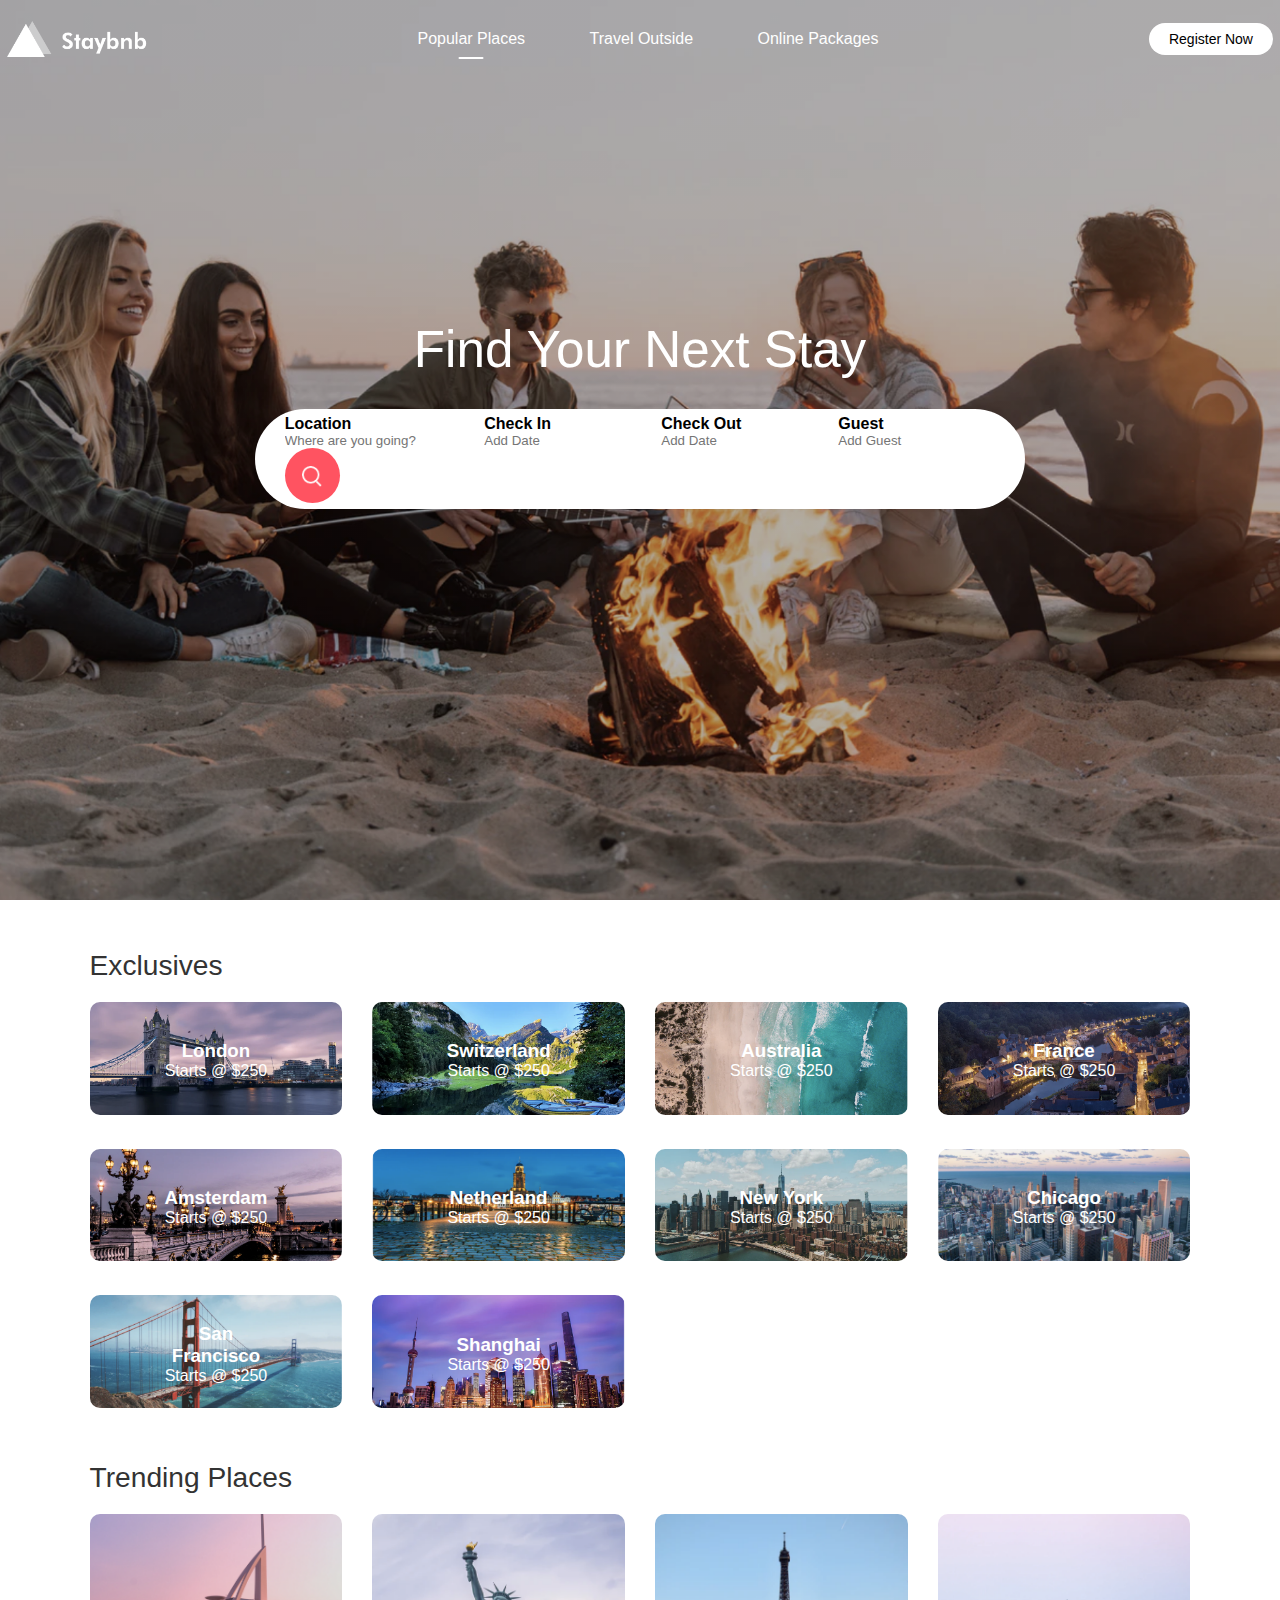
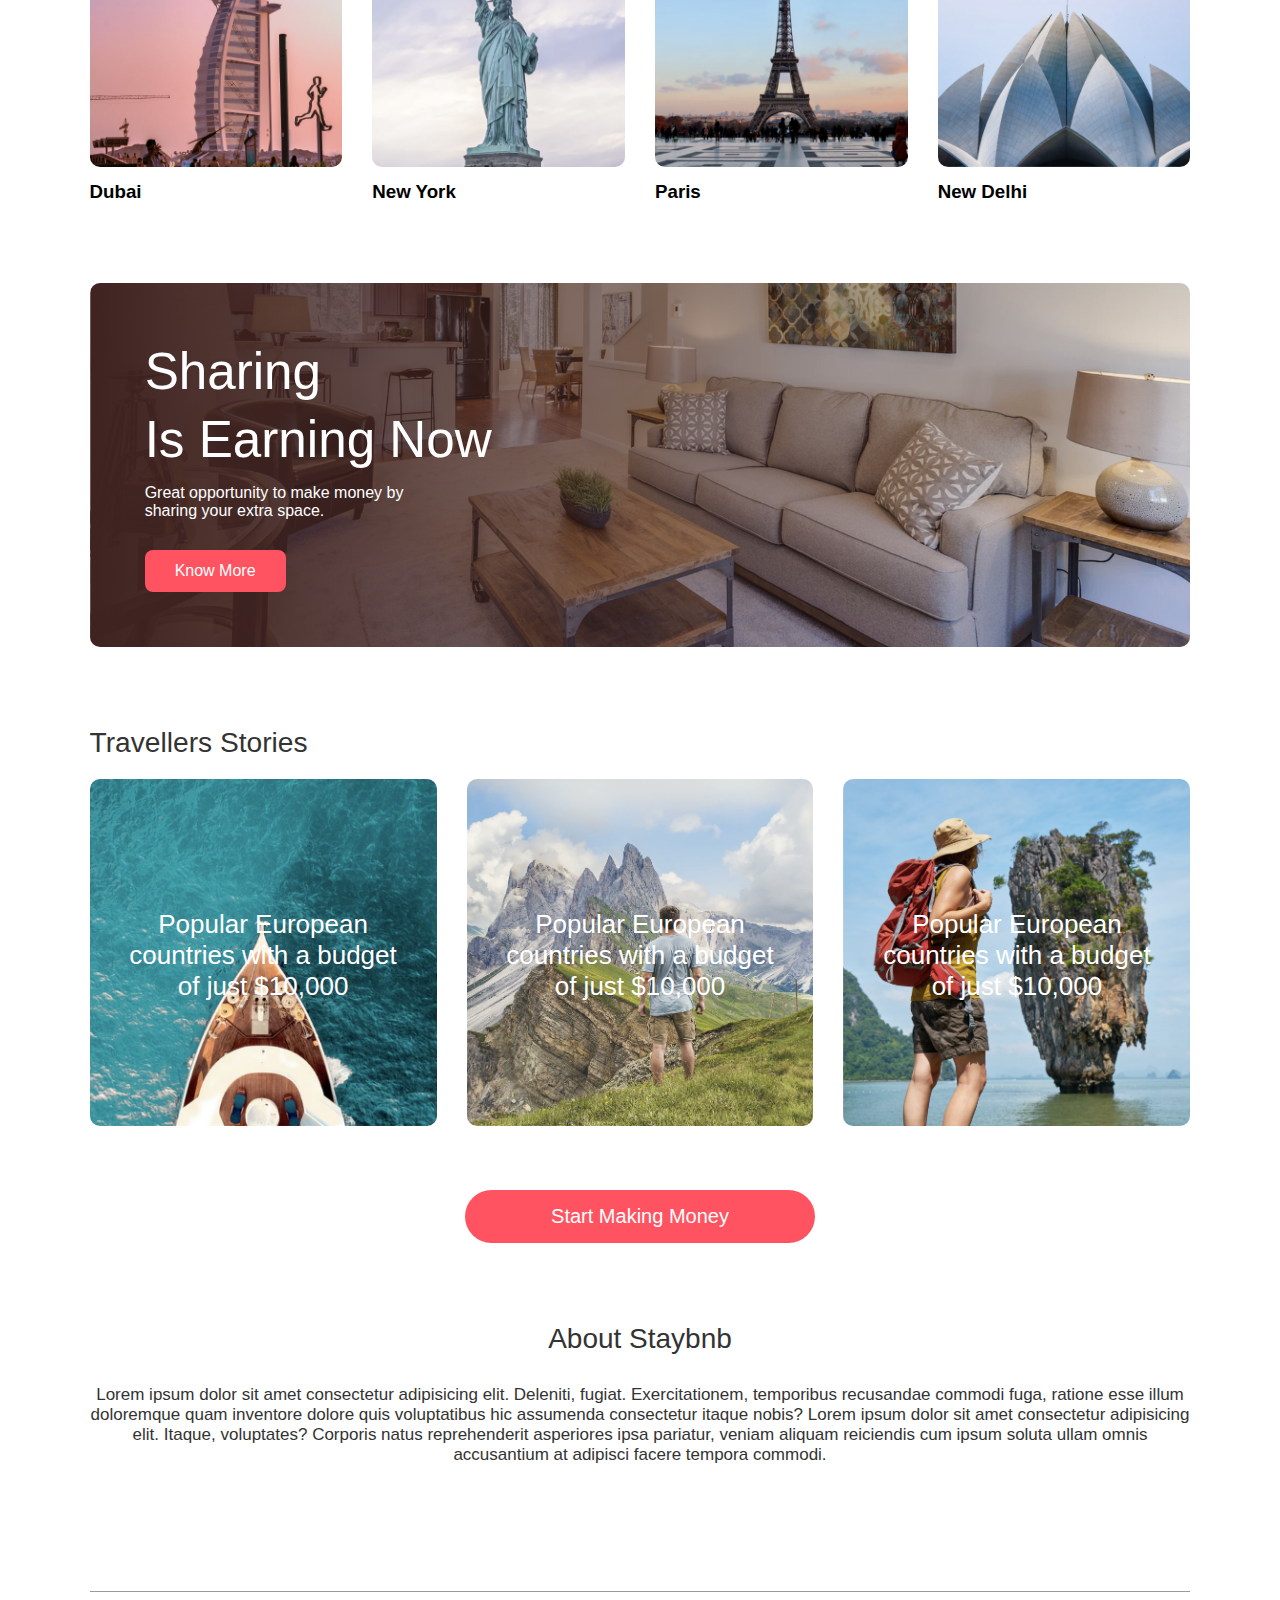
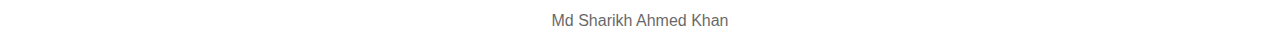
<file: index.html>
<!DOCTYPE html>
<html lang="en">
  <head>
    <meta charset="UTF-8" />
    <meta name="viewport" content="width=device-width, initial-scale=1.0" />
    <title>AirBNB</title>
    <link rel="stylesheet" href="styles.css" />
    <link
      rel="stylesheet"
      href="https://cdnjs.cloudflare.com/ajax/libs/font-awesome/6.4.0/css/all.min.css"
      integrity="sha512-iecdLmaskl7CVkqkXNQ/ZH/XLlvWZOJyj7Yy7tcenmpD1ypASozpmT/E0iPtmFIB46ZmdtAc9eNBvH0H/ZpiBw=="
      crossorigin="anonymous"
      referrerpolicy="no-referrer"
    />
  </head>
  <body>
    <div class="header">
      <nav id="navBar">
        <img src="images/logo.png" class="logo" />
        <ul class="nav-links">
          <li><a href="index.html" class="active">Popular Places</a></li>
          <li><a href="listing.html">Travel Outside</a></li>
          <li><a href="house.html">Online Packages</a></li>
        </ul>
        <a href="#" class="register-btn">Register Now</a>
        <i class="fa-solid fa-bars" onclick="Togglebtn()"></i>
      </nav>
      <div class="container">
        <h1>Find Your Next Stay</h1>
        <div class="search-box">
          <form>
            <div class="location-input">
              <label>Location</label>
              <input type="text" placeholder="Where are you going?" />
            </div>
            <div>
              <label>Check In</label>
              <input type="text" placeholder="Add Date" />
            </div>
            <div>
              <label>Check Out</label>
              <input type="text" placeholder="Add Date" />
            </div>
            <div>
              <label>Guest</label>
              <input type="text" placeholder="Add Guest" />
            </div>
            <button type="submit"><img src="images/search.png" /></button>
          </form>
        </div>
      </div>
    </div>
    <div class="container">
      <h2 class="sub-title">Exclusives</h2>
      <div class="exclusives">
        <div>
          <img src="images/image-1.png" />
          <span>
            <h3>London</h3>
            <p>Starts @ $250</p>
          </span>
        </div>
        <div>
          <img src="images/image-2.png" />
          <span>
            <h3>Switzerland</h3>
            <p>Starts @ $250</p>
          </span>
        </div>
        <div>
          <img src="images/image-3.png" />
          <span>
            <h3>Australia</h3>
            <p>Starts @ $250</p>
          </span>
        </div>
        <div>
          <img src="images/image-4.png" />
          <span>
            <h3>France</h3>
            <p>Starts @ $250</p>
          </span>
        </div>
        <div>
          <img src="images/image-5.png" />
          <span>
            <h3>Amsterdam</h3>
            <p>Starts @ $250</p>
          </span>
        </div>
        <div>
          <img src="images/image-6.png" />
          <span>
            <h3>Netherland</h3>
            <p>Starts @ $250</p>
          </span>
        </div>
        <div>
          <img src="images/image-7.png" />
          <span>
            <h3>New York</h3>
            <p>Starts @ $250</p>
          </span>
        </div>
        <div>
          <img src="images/image-8.png" />
          <span>
            <h3>Chicago</h3>
            <p>Starts @ $250</p>
          </span>
        </div>
        <div>
          <img src="images/image-9.png" />
          <span>
            <h3>San Francisco</h3>
            <p>Starts @ $250</p>
          </span>
        </div>
        <div>
          <img src="images/image-10.png" />
          <span>
            <h3>Shanghai</h3>
            <p>Starts @ $250</p>
          </span>
        </div>
      </div>

      <h2 class="sub-title">Trending Places</h2>
      <div class="trending">
        <div>
          <img src="images/dubai.png" />
          <h3>Dubai</h3>
        </div>
        <div>
          <img src="images/new-york.png" />
          <h3>New York</h3>
        </div>
        <div>
          <img src="images/paris.png" />
          <h3>Paris</h3>
        </div>
        <div>
          <img src="images/new-delhi.png" />
          <h3>New Delhi</h3>
        </div>
      </div>
      <div class="cta">
        <h3>
          Sharing <br />
          Is Earning Now
        </h3>
        <p>
          Great opportunity to make money by <br />
          sharing your extra space.
        </p>
        <a href="#" class="cta-btn">Know More</a>
      </div>
      <h2 class="sub-title">Travellers Stories</h2>
      <div class="stories">
        <div>
          <img src="images/story-1.png" />
          <p>Popular European countries with a budget of just $10,000</p>
        </div>
        <div>
          <img src="images/story-2.png" />
          <p>Popular European countries with a budget of just $10,000</p>
        </div>
        <div>
          <img src="images/story-3.png" />
          <p>Popular European countries with a budget of just $10,000</p>
        </div>
      </div>
      <a href="#" class="start-btn">Start Making Money</a>
      <div class="about-msg">
        <h2>About Staybnb</h2>
        <p>
          Lorem ipsum dolor sit amet consectetur adipisicing elit. Deleniti,
          fugiat. Exercitationem, temporibus recusandae commodi fuga, ratione
          esse illum doloremque quam inventore dolore quis voluptatibus hic
          assumenda consectetur itaque nobis? Lorem ipsum dolor sit amet
          consectetur adipisicing elit. Itaque, voluptates? Corporis natus
          reprehenderit asperiores ipsa pariatur, veniam aliquam reiciendis cum
          ipsum soluta ullam omnis accusantium at adipisci facere tempora
          commodi.
        </p>
      </div>

      <div class="footer">
        <a href="https://facebook.com/"
          ><i class="fa-brands fa-facebook-f"></i
        ></a>
        <a href="https://instagram.com/"
          ><i class="fa-brands fa-instagram"></i
        ></a>
        <a href="https://linkedin.com/"
          ><i class="fa-brands fa-linkedin"></i
        ></a>
        <a href="https://twitter.com/"><i class="fa-brands fa-twitter"></i></a>
        <a href="https://youtube.com/"><i class="fa-brands fa-youtube"></i></a>
        <a href="https://gmail/mdsharikhkhan12@gmail.com"
          ><i class="fa-solid fa-envelopes-bulk"></i
        ></a>
        <hr />
        <p class="light">Md Sharikh Ahmed Khan</p>
      </div>
    </div>
    <script src="main.js"></script>
  </body>
</html>
</file>
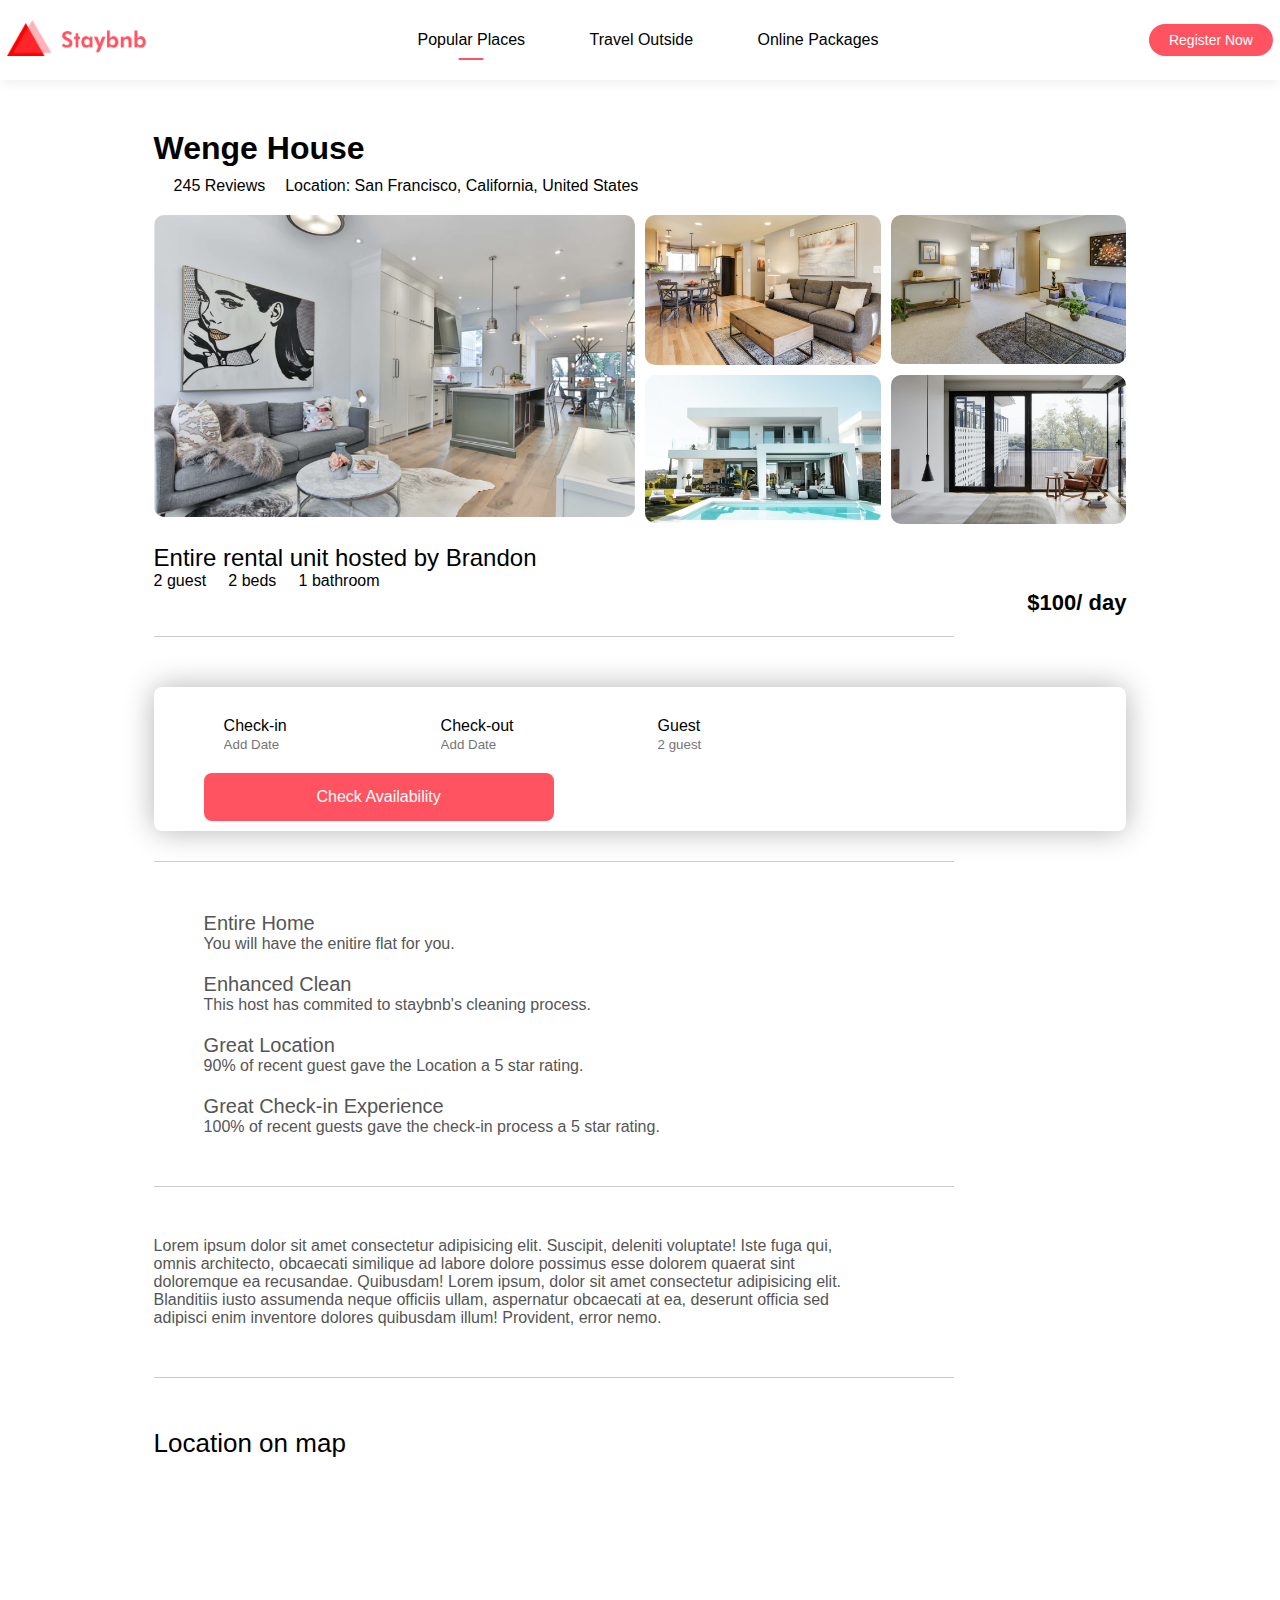
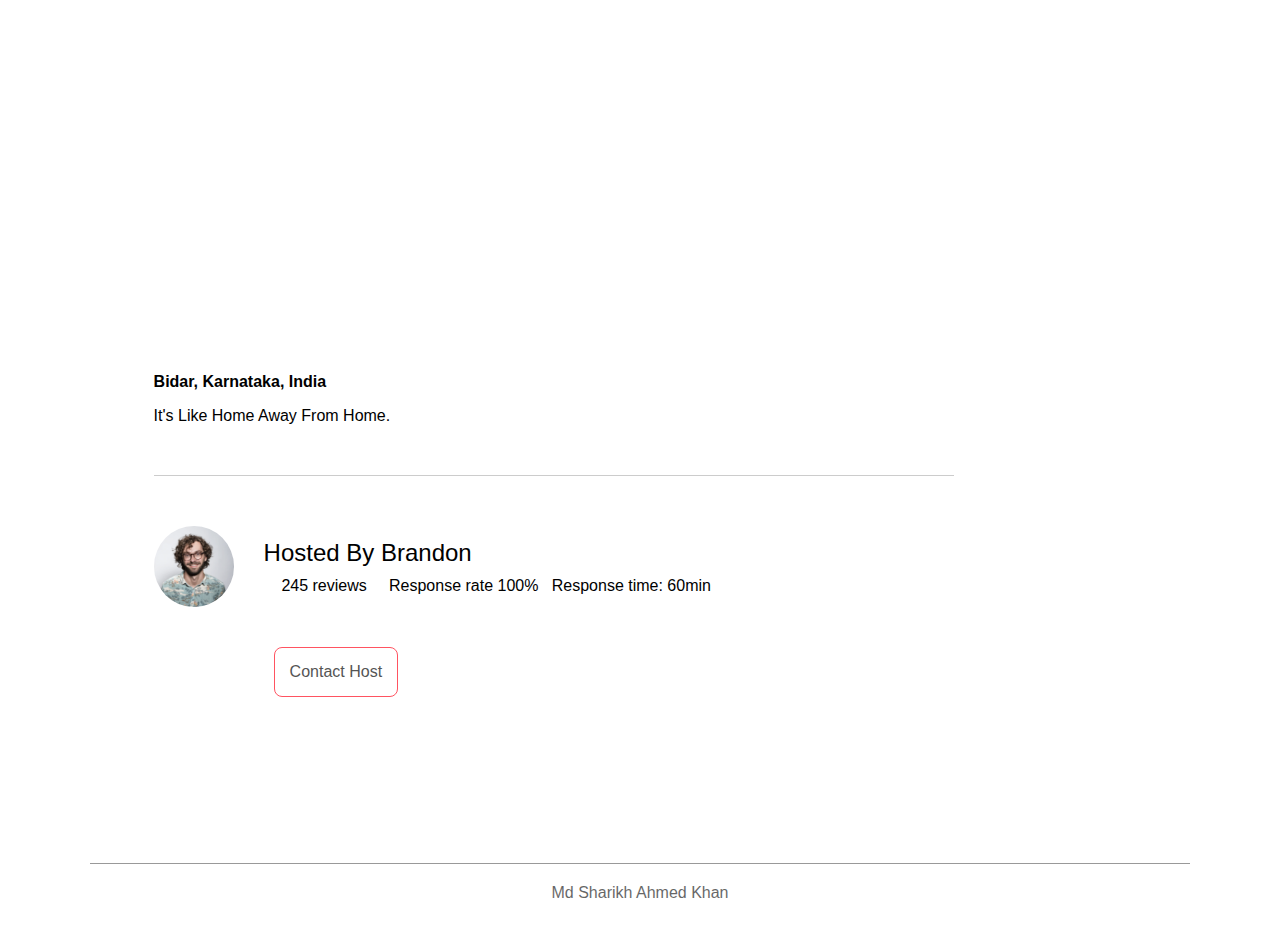
<file: house.html>
<!DOCTYPE html>
<html lang="en">
  <head>
    <meta charset="UTF-d" />
    <meta name="viewport" content="width=device-width, initial-scale=1.0" />
    <title>Housing</title>
    <link rel="stylesheet" href="styles.css" />
    <link
      rel="stylesheet"
      href="https://cdnjs.cloudflare.com/ajax/libs/font-awesome/6.4.0/css/all.min.css"
      integrity="sha512-iecdLmaskl7CVkqkXNQ/ZH/XLlvWZOJyj7Yy7tcenmpD1ypASozpmT/E0iPtmFIB46ZmdtAc9eNBvH0H/ZpiBw=="
      crossorigin="anonymous"
      referrerpolicy="no-referrer"
    />
  </head>
  <body>
    <nav id="navBar" class="navbar-white">
      <a href="index.html"><img src="images/logo-red.png" class="logo" /> </a>

      <ul class="nav-links">
        <li><a href="index.html" class="active">Popular Places</a></li>
        <li><a href="listing.html">Travel Outside</a></li>
        <li><a href="house.html">Online Packages</a></li>
      </ul>
      <a href="#" class="register-btn">Register Now</a>
      <i class="fa-solid fa-bars" onclick="Togglebtn()"></i>
    </nav>
    <div class="house-details">
      <div class="house-title">
        <h1>Wenge House</h1>
        <div class="row">
          <div>
            <i class="fa-solid fa-star"></i>
            <i class="fa-solid fa-star"></i>
            <i class="fa-solid fa-star"></i>
            <i class="fa-solid fa-star-half-stroke"></i>
            <i class="fa-regular fa-star"></i>
            <span>245 Reviews</span>
          </div>
          <div>
            <p>Location: San Francisco, California, United States</p>
          </div>
        </div>
      </div>
      <div class="gallery">
        <div class="gallery-img-1"><img src="images/house-1.png" /></div>
        <div><img src="images/house-2.png" /></div>
        <div><img src="images/house-3.png" /></div>
        <div><img src="images/house-4.png" /></div>
        <div><img src="images/house-5.png" /></div>
      </div>
      <div class="small-details">
        <h2>Entire rental unit hosted by Brandon</h2>
        <p>2 guest &nbsp; &nbsp; 2 beds &nbsp; &nbsp; 1 bathroom</p>
        <h4>$100/ day</h4>
      </div>
      <hr class="line" />
      <form class="check-form">
        <div>
          <label>Check-in</label>
          <input type="text" placeholder="Add Date" />
        </div>
        <div>
          <label>Check-out</label>
          <input type="text" placeholder="Add Date" />
        </div>
        <div class="guest-field">
          <label>Guest</label>
          <input type="text" placeholder="2 guest" />
        </div>
        <button type="submit">Check Availability</button>
      </form>
      <hr class="line" />
      <ul class="details-list">
        <li>
          <i class="fa-solid fa-house"></i>Entire Home
          <span>You will have the enitire flat for you.</span>
        </li>
        <li>
          <i class="fa-solid fa-paintbrush"></i>Enhanced Clean
          <span>This host has commited to staybnb's cleaning process.</span>
        </li>
        <li>
          <i class="fa-solid fa-location-dot"></i>Great Location
          <span>90% of recent guest gave the Location a 5 star rating.</span>
        </li>
        <li>
          <i class="fa-solid fa-heart"></i>Great Check-in Experience
          <span
            >100% of recent guests gave the check-in process a 5 star
            rating.</span
          >
        </li>
      </ul>
      <hr class="line" />
      <p class="home-desc">
        Lorem ipsum dolor sit amet consectetur adipisicing elit. Suscipit,
        deleniti voluptate! Iste fuga qui, omnis architecto, obcaecati similique
        ad labore dolore possimus esse dolorem quaerat sint doloremque ea
        recusandae. Quibusdam! Lorem ipsum, dolor sit amet consectetur
        adipisicing elit. Blanditiis iusto assumenda neque officiis ullam,
        aspernatur obcaecati at ea, deserunt officia sed adipisci enim inventore
        dolores quibusdam illum! Provident, error nemo.
      </p>
      <hr class="line" />
      <div class="map">
        <h3>Location on map</h3>
        <iframe
          src="https://www.google.com/maps/embed?pb=!1m18!1m12!1m3!1d60744.06957902457!2d77.45334712007107!3d17.908615390421524!2m3!1f0!2f0!3f0!3m2!1i1024!2i768!4f13.1!3m3!1m2!1s0x3bcec722d6908ce5%3A0xb9a71b6e00adff6c!2sBidar%2C%20Karnataka!5e0!3m2!1sen!2sin!4v1689847807036!5m2!1sen!2sin"
          width="600"
          height="450"
          style="border: 0"
          allowfullscreen=""
          loading="lazy"
          referrerpolicy="no-referrer-when-downgrade"
        ></iframe>
        <b>Bidar, Karnataka, India</b>
        <p>It's Like Home Away From Home.</p>
      </div>
      <hr class="line" />

      <div class="host">
        <img src="images/host.png" />
        <div>
          <h2>Hosted By Brandon</h2>
          <p>
            <span>
              <i class="fa-solid fa-star"></i>
              <i class="fa-solid fa-star"></i>
              <i class="fa-solid fa-star"></i>
              <i class="fa-solid fa-star"></i>
              <i class="fa-solid fa-star-half-stroke"></i>
            </span>
            &nbsp; &nbsp; 245 reviews &nbsp; &nbsp; Response rate 100% &nbsp;
            Response time: 60min
          </p>
        </div>
      </div>
      <a href="#" class="contact-host">Contact Host</a>
    </div>
    <div class="container">
      <div class="footer">
        <a href="https://facebook.com/"
          ><i class="fa-brands fa-facebook-f"></i
        ></a>
        <a href="https://instagram.com/"
          ><i class="fa-brands fa-instagram"></i
        ></a>
        <a href="https://linkedin.com/"
          ><i class="fa-brands fa-linkedin"></i
        ></a>
        <a href="https://twitter.com/"><i class="fa-brands fa-twitter"></i></a>
        <a href="https://youtube.com/"><i class="fa-brands fa-youtube"></i></a>
        <a
          href="https://mail.google.com/mail/u/0/#inbox/mdsharikhkhan12@gmail.com"
          ><i class="fa-solid fa-envelopes-bulk"></i
        ></a>
        <hr />
        <p class="light">Md Sharikh Ahmed Khan</p>
      </div>
    </div>
    <script src="main.js"></script>
  </body>
</html>
</file>
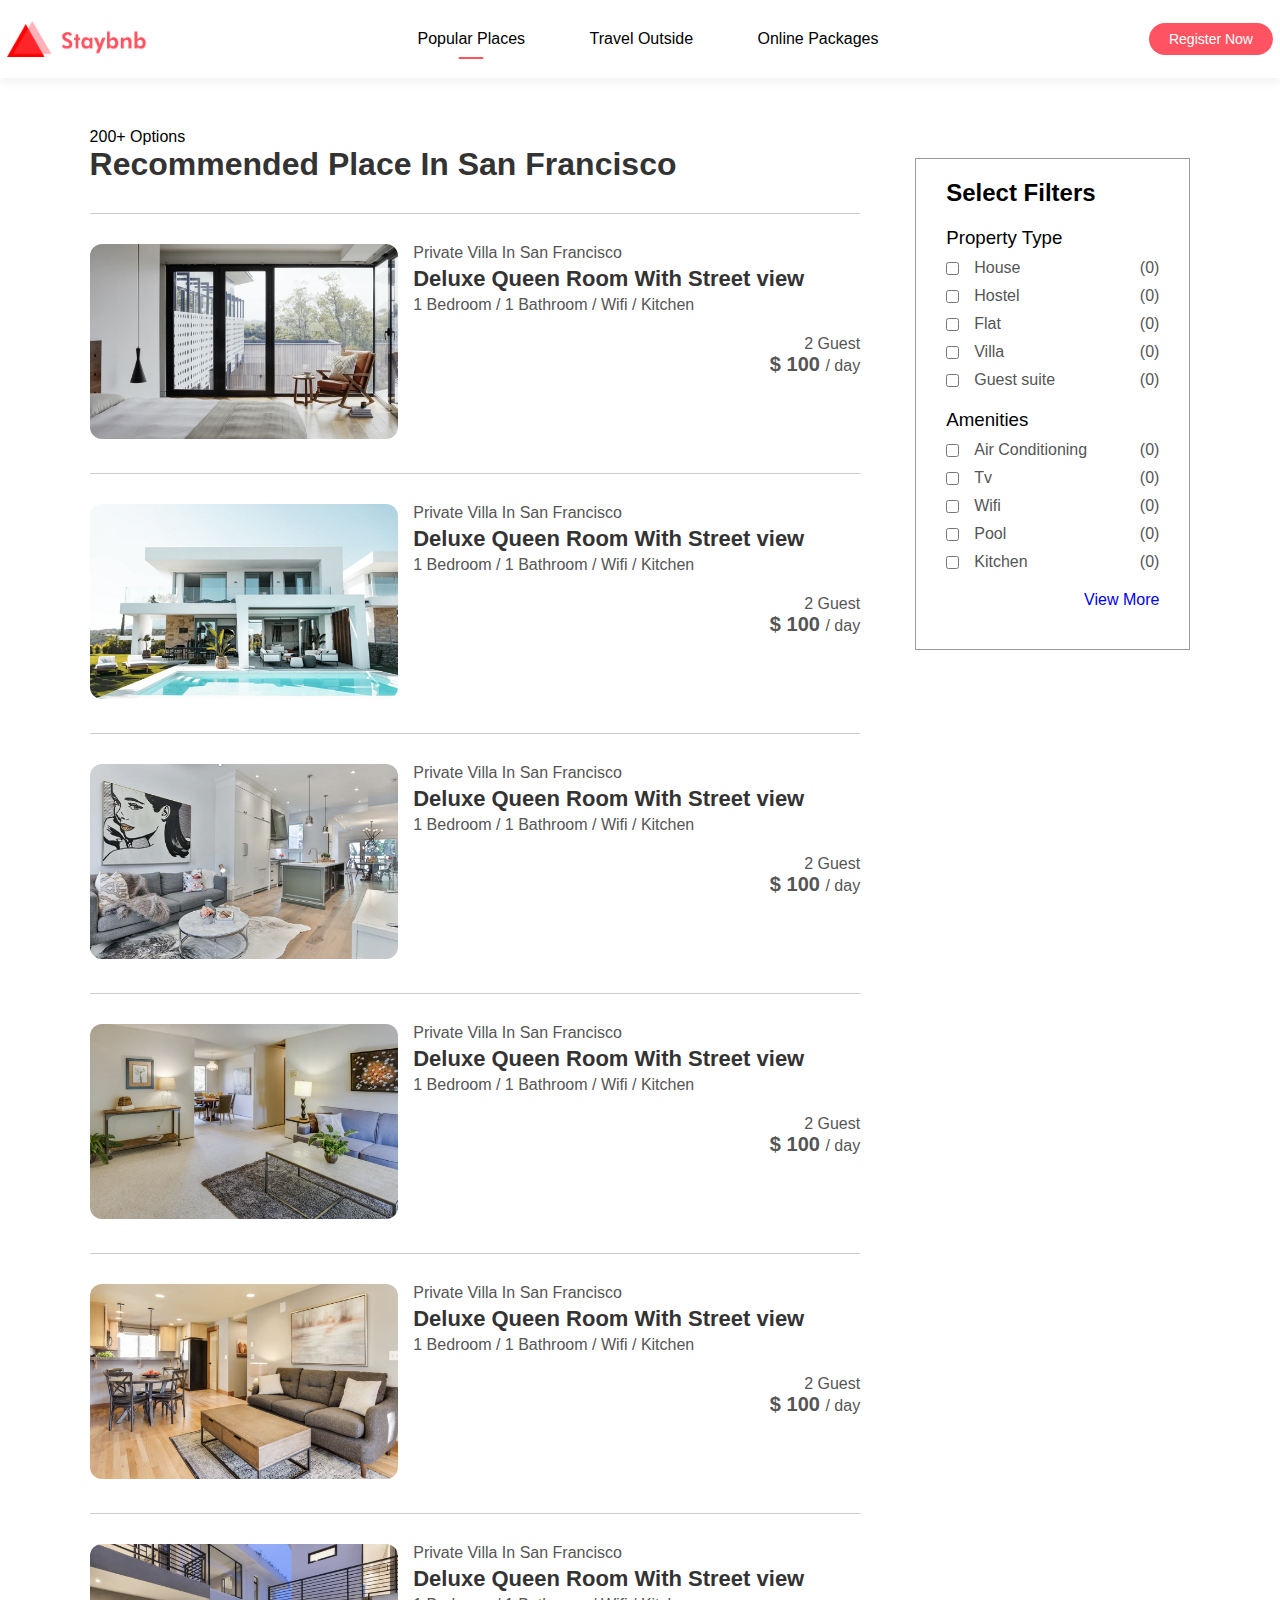
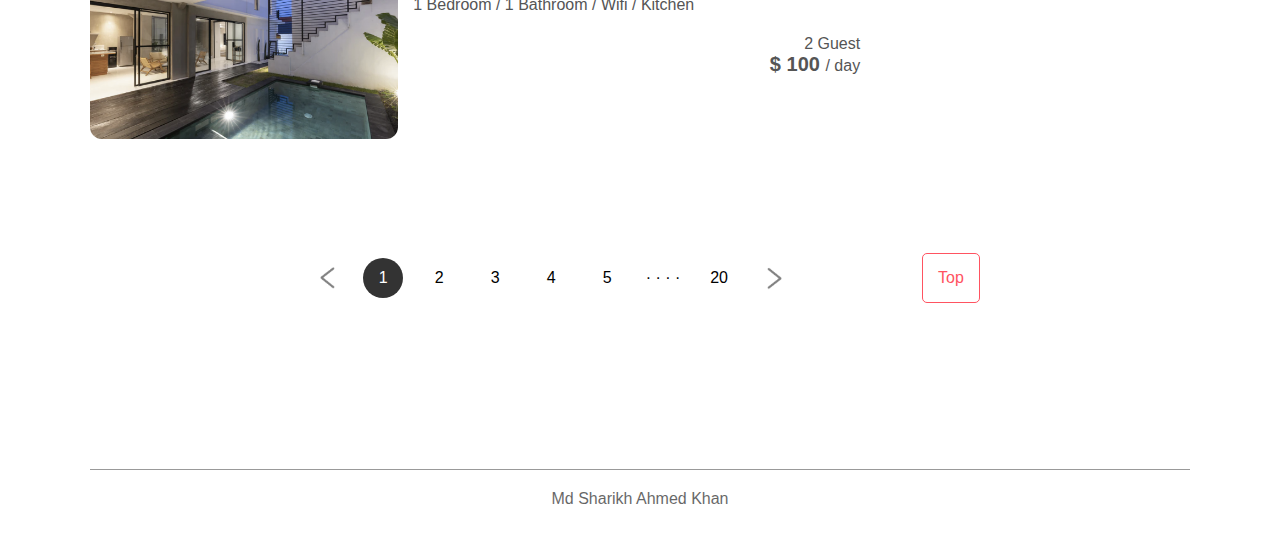
<file: listing.html>
<!DOCTYPE html>
<html lang="en">
  <head>
    <meta charset="UTF-8" />
    <meta name="viewport" content="width=device-width, initial-scale=1.0" />
    <title>Listing</title>
    <link rel="stylesheet" href="styles.css" />
    <link
      rel="stylesheet"
      href="https://cdnjs.cloudflare.com/ajax/libs/font-awesome/6.4.0/css/all.min.css"
      integrity="sha512-iecdLmaskl7CVkqkXNQ/ZH/XLlvWZOJyj7Yy7tcenmpD1ypASozpmT/E0iPtmFIB46ZmdtAc9eNBvH0H/ZpiBw=="
      crossorigin="anonymous"
      referrerpolicy="no-referrer"
    />
  </head>
  <body>
    <nav id="navBar" class="navbar-white">
      <img src="images/logo-red.png" class="logo" />
      <ul class="nav-links">
        <li><a href="index.html" class="active">Popular Places</a></li>
        <li><a href="listing.html">Travel Outside</a></li>
        <li><a href="house.html">Online Packages</a></li>
      </ul>
      <a href="#" class="register-btn">Register Now</a>
      <i class="fa-solid fa-bars" onclick="Togglebtn()"></i>
    </nav>

    <div class="container">
      <div class="list-container">
        <div class="left-col">
          <p>200+ Options</p>
          <h1>Recommended Place In San Francisco</h1>
          <div class="house">
            <div class="house-img">
              <img src="images/image-s1.png" />
            </div>
            <div class="house-info">
              <p>Private Villa In San Francisco</p>
              <h3>Deluxe Queen Room With Street view</h3>
              <p>1 Bedroom / 1 Bathroom / Wifi / Kitchen</p>
              <i class="fa-solid fa-star"></i>
              <i class="fa-solid fa-star"></i>
              <i class="fa-solid fa-star"></i>
              <i class="fa-solid fa-star-half-stroke"></i>
              <i class="fa-regular fa-star"></i>
              <div class="house-price">
                <p>2 Guest</p>
                <h4>$ 100 <span>/ day</span></h4>
              </div>
            </div>
          </div>
          <div class="house">
            <div class="house-img">
              <img src="images/image-s5.png" />
            </div>
            <div class="house-info">
              <p>Private Villa In San Francisco</p>
              <h3>Deluxe Queen Room With Street view</h3>
              <p>1 Bedroom / 1 Bathroom / Wifi / Kitchen</p>
              <i class="fa-solid fa-star"></i>
              <i class="fa-solid fa-star"></i>
              <i class="fa-solid fa-star"></i>
              <i class="fa-solid fa-star-half-stroke"></i>
              <i class="fa-regular fa-star"></i>
              <div class="house-price">
                <p>2 Guest</p>
                <h4>$ 100 <span>/ day</span></h4>
              </div>
            </div>
          </div>
          <div class="house">
            <div class="house-img">
              <img src="images/image-s2.png" />
            </div>
            <div class="house-info">
              <p>Private Villa In San Francisco</p>
              <h3>Deluxe Queen Room With Street view</h3>
              <p>1 Bedroom / 1 Bathroom / Wifi / Kitchen</p>
              <i class="fa-solid fa-star"></i>
              <i class="fa-solid fa-star"></i>
              <i class="fa-solid fa-star"></i>
              <i class="fa-solid fa-star-half-stroke"></i>
              <i class="fa-regular fa-star"></i>
              <div class="house-price">
                <p>2 Guest</p>
                <h4>$ 100 <span>/ day</span></h4>
              </div>
            </div>
          </div>
          <div class="house">
            <div class="house-img">
              <img src="images/image-s3.png" />
            </div>
            <div class="house-info">
              <p>Private Villa In San Francisco</p>
              <h3>Deluxe Queen Room With Street view</h3>
              <p>1 Bedroom / 1 Bathroom / Wifi / Kitchen</p>
              <i class="fa-solid fa-star"></i>
              <i class="fa-solid fa-star"></i>
              <i class="fa-solid fa-star"></i>
              <i class="fa-solid fa-star-half-stroke"></i>
              <i class="fa-regular fa-star"></i>
              <div class="house-price">
                <p>2 Guest</p>
                <h4>$ 100 <span>/ day</span></h4>
              </div>
            </div>
          </div>
          <div class="house">
            <div class="house-img">
              <img src="images/image-s4.png" />
            </div>
            <div class="house-info">
              <p>Private Villa In San Francisco</p>
              <h3>Deluxe Queen Room With Street view</h3>
              <p>1 Bedroom / 1 Bathroom / Wifi / Kitchen</p>
              <i class="fa-solid fa-star"></i>
              <i class="fa-solid fa-star"></i>
              <i class="fa-solid fa-star"></i>
              <i class="fa-solid fa-star-half-stroke"></i>
              <i class="fa-regular fa-star"></i>
              <div class="house-price">
                <p>2 Guest</p>
                <h4>$ 100 <span>/ day</span></h4>
              </div>
            </div>
          </div>
          <div class="house">
            <div class="house-img">
              <img src="images/image-s6.png" />
            </div>
            <div class="house-info">
              <p>Private Villa In San Francisco</p>
              <h3>Deluxe Queen Room With Street view</h3>
              <p>1 Bedroom / 1 Bathroom / Wifi / Kitchen</p>
              <i class="fa-solid fa-star"></i>
              <i class="fa-solid fa-star"></i>
              <i class="fa-solid fa-star"></i>
              <i class="fa-solid fa-star-half-stroke"></i>
              <i class="fa-regular fa-star"></i>
              <div class="house-price">
                <p>2 Guest</p>
                <h4>$ 100 <span>/ day</span></h4>
              </div>
            </div>
          </div>
        </div>
        <div class="right-col">
          <div class="sidebar">
            <h2>Select Filters</h2>
            <h3>Property Type</h3>
            <div class="filter">
              <input type="checkbox" />
              <p>House</p>
              <span>(0)</span>
            </div>
            <div class="filter">
              <input type="checkbox" />
              <p>Hostel</p>
              <span>(0)</span>
            </div>
            <div class="filter">
              <input type="checkbox" />
              <p>Flat</p>
              <span>(0)</span>
            </div>
            <div class="filter">
              <input type="checkbox" />
              <p>Villa</p>
              <span>(0)</span>
            </div>
            <div class="filter">
              <input type="checkbox" />
              <p>Guest suite</p>
              <span>(0)</span>
            </div>
            <h3>Amenities</h3>
            <div class="filter">
              <input type="checkbox" />
              <p>Air Conditioning</p>
              <span>(0)</span>
            </div>
            <div class="filter">
              <input type="checkbox" />
              <p>Tv</p>
              <span>(0)</span>
            </div>
            <div class="filter">
              <input type="checkbox" />
              <p>Wifi</p>
              <span>(0)</span>
            </div>
            <div class="filter">
              <input type="checkbox" />
              <p>Pool</p>
              <span>(0)</span>
            </div>
            <div class="filter">
              <input type="checkbox" />
              <p>Kitchen</p>
              <span>(0)</span>
            </div>
            <div class="sidebar-link">
              <a href="#">View More</a>
            </div>
          </div>
        </div>
      </div>

      <div class="pagination">
        <img src="images/arrow.png" />
        <span class="current">1</span>
        <span>2</span>
        <span>3</span>
        <span>4</span>
        <span>5</span>
        <span>&middot; &middot; &middot; &middot;</span>
        <span>20</span>
        <img src="images/arrow.png" class="right-arrow" />
        <div>
          <a href="#" class="contact-host"
            >Top <i class="fa-solid fa-arrow-up"></i
          ></a>
        </div>
      </div>

      <div class="footer">
        <a href="https://facebook.com/"
          ><i class="fa-brands fa-facebook-f"></i
        ></a>
        <a href="https://instagram.com/"
          ><i class="fa-brands fa-instagram"></i
        ></a>
        <a href="https://linkedin.com/"
          ><i class="fa-brands fa-linkedin"></i
        ></a>
        <a href="https://twitter.com/"><i class="fa-brands fa-twitter"></i></a>
        <a href="https://youtube.com/"><i class="fa-brands fa-youtube"></i></a>
        <a href="https://gmail/mdsharikhkhan12@gmail.com"
          ><i class="fa-solid fa-envelopes-bulk"></i
        ></a>
        <hr />
        <p class="light">Md Sharikh Ahmed Khan</p>
      </div>
    </div>
    <script src="main.js"></script>
  </body>
</html>
</file>
<file: styles.css>
html {
  scroll-behavior: smooth;
}
* {
  margin: 0;
  padding: 0;
  box-sizing: border-box;
  font-family: "poppins", sans-serif;
}
.header {
  min-height: 100vh;
  width: 100%;
  background-image: linear-gradient(rgba(0, 0, 0, 0.3), rgba(0, 0, 0, 0.3)),
    url("images/banner.png");
  background-size: cover;
  background-position: center;
}
nav {
  display: flex;
  align-items: center;
  justify-content: space-between;
  padding: 20px 7px;
}
.logo {
  width: 140px;
  cursor: pointer;
}
.nav-links li {
  list-style: none;
  display: inline-block;
  margin: 10px 30px;
}

.nav-links li a {
  text-decoration: none;
  color: #fff;
}
.register-btn {
  background: #fff;
  color: #000;
  padding: 8px 20px;
  border-radius: 20px;
  text-decoration: none;
  font-size: 14px;
}
.container {
  padding: 0 7%;
}
.header h1 {
  font-size: 4vw;
  font-weight: 500;
  color: #fff;
  text-align: center;
  padding-top: 22%;
}

.search-box {
  background: #fff;
  width: 70%;
  margin: 30px auto;
  padding: 6px 10px 6px 30px;
  border-radius: 50px;
}
.search-box form {
  display: flex;
  align-items: center;
  flex-wrap: wrap;
}
.search-box form input {
  display: block;
  border: 0;
  outline: none;
  background: transparent;
}
.search-box form button {
  background: #ff5361;
  width: 55px;
  height: 55px;
  border-radius: 50%;
  border: 0;
  outline: none;
  cursor: pointer;
}
.search-box form button img {
  width: 20px;
  margin-top: 4px;
}
.location-input {
  flex: 1;
}
.search-box form label {
  font-weight: 600;
}
/* exclusives */

.sub-title {
  margin: 50px 0 20px;
  font-size: 2.2vw;
  font-weight: 500;
  color: #333;
}
.exclusives {
  display: grid;
  grid-template-columns: repeat(auto-fit, minmax(200px, 1fr));
  grid-gap: 30px;
}
.exclusives div img {
  width: 100%;
  border-radius: 10px;
}
.exclusives div {
  position: relative;
}
.exclusives div span {
  position: absolute;
  top: 50%;
  left: 50%;
  transform: translate(-50%, -50%);
  text-align: center;
  color: white;
}
/* Trending Places */
.trending {
  display: grid;
  grid-template-columns: repeat(auto-fit, minmax(200px, 1fr));
  grid-gap: 30px;
  margin-bottom: 30px;
}
.trending div img {
  width: 100%;
  border-radius: 10px;
}
.trending h3 {
  font-weight: 600;
  margin-top: 10px;
}

/* call to action  */
.cta {
  margin: 80px 0;
  background-image: linear-gradient(to right, #3f2321, transparent),
    url(images/banner-2.png);
  background-size: cover;
  background-position: center;
  border-radius: 10px;
  padding: 5%;
  color: #fff;
}
.cta h3 {
  font-size: 4vw;
  line-height: 5.3vw;
  font-weight: 500;
}
.cta p {
  font-weight: 18px;
  margin: 10px 0;
}
.cta-btn {
  background: #ff5361;
  color: #fff;
  text-decoration: none;
  padding: 12px 30px;
  border-radius: 8px;
  margin-top: 20px;
  display: inline-block;
}

/* Travellers Stories */

.stories {
  display: grid;
  grid-template-columns: repeat(auto-fit, minmax(200px, 1fr));
  grid-gap: 30px;
  margin-bottom: 30px;
}
.stories div img {
  width: 100%;
  border-radius: 10px;
}
.stories div {
  position: relative;
  text-align: center;
}
.stories p {
  width: 80%;
  position: absolute;
  top: 50%;
  left: 50%;
  transform: translate(-50%, -50%);
  color: white;
  font-size: 26px;
}
.start-btn {
  text-decoration: none;
  background: #ff5361;
  color: white;
  width: 80%;
  max-width: 350px;
  display: block;
  text-align: center;
  margin: 60px auto;
  padding: 15px;
  border-radius: 30px;
  font-size: 20px;
}
/* about-msg */

.about-msg {
  text-align: center;
  margin: 80px 0;
  color: #333;
  font-size: 17px;
}
.about-msg h2 {
  font-size: 28px;
  margin-bottom: 30px;
  font-weight: 500;
}
/* Footer */

.footer {
  margin: 80px 0 10px;
  text-align: center;
}
.footer a {
  text-decoration: none;
  color: #999;
  font-size: 22px;
  margin: 0 10px;
}
.footer hr {
  background: #999;
  height: 1px;
  width: 100%;
  border: 0;
  margin: 20px 0;
}
.footer p {
  padding-bottom: 15px;
}
.active {
  position: relative;
}
.active::after {
  content: "";
  background: #fff;
  width: 25px;
  height: 2px;
  position: absolute;
  left: 50%;
  transform: translate(-50%);
  bottom: -12px;
  border-radius: 2px;
}

nav .fa-bars {
  display: none;
}
.light {
  opacity: 0.6;
}

/* for small screen devices */

@media only screen and (max-width: 700px) {
  .logo {
    position: fixed;
    top: 4%;
    left: 7%;
  }
  nav {
    position: fixed;
    top: 0;
    z-index: 100;
    display: inline-block;
    width: 100%;
    padding: 100px 7% 0;
    background: #000;
    text-align: right;
    max-height: 100px;
    overflow: hidden;
    transition: max-height 0.5s;
  }
  nav .nav-links li {
    margin: 10px 0;
    display: block;
  }
  .register-btn {
    margin: 15px 0 30px;
    display: inline-block;
  }
  nav .fa-bars {
    display: block;
    position: fixed;
    top: 4%;
    right: 7%;
    color: #fff;
    font-size: 28px;
  }
  .active::after {
    left: -40px;
    transform: translate(0, 50%);
    bottom: 50%;
  }
  .hidemenu {
    max-height: 300px;
  }
  .header h1 {
    padding-top: 200px;
    font-size: 7vw;
  }
  .search-box {
    width: 90%;
    margin: 30px auto;
    padding: 20px 10px 30px;
    border-radius: 5px;
    position: relative;
  }
  .search-bar form {
    display: block;
  }
  .search-bar form input {
    border-bottom: 1px solid #ddd;
    width: 100%;
    margin-bottom: 20px;
    margin-top: 10px;
    padding-bottom: 10px;
  }
  .search-bar form button {
    position: absolute;
    bottom: 0;
    left: 50%;
    transform: translate(-50%, 50%);
  }
  .sub-title {
    font-size: 6vw;
  }
  .cta {
    padding: 15% 5%;
  }
  .cta h3 {
    font-size: 7vw;
    line-height: 8vw;
  }
  .cta p {
    font-size: 14px;
  }
  .cta-btn {
    padding: 6px 15px;
    border-radius: 4px;
    margin-top: 10px;
    font-size: 14px;
  }
  .stories p {
    font-size: 22px;
  }
  .about-msg {
    font-size: 15px;
  }
}

/* -------------Listing page------------ */

.navbar-white {
  background: #fff;
  box-shadow: 0 5px 10px rgba(0, 0, 0, 0.05);
}
.navbar-white .nav-links li a {
  color: #000;
}
.navbar-white .register-btn {
  background: #ff5361;
  color: #fff;
}
nav.navbar-white .fa-bars {
  color: #000;
}
.navbar-white .active::after {
  background: #ff5361;
}

.list-container {
  margin-top: 50px;
  display: flex;
  flex-wrap: wrap;
  justify-content: space-between;
}
.left-col {
  flex-basis: 70%;
}
.right-col {
  flex-basis: 25%;
}
.left-col h1 {
  color: #333;
  font-weight: 600;
  margin-bottom: 30px;
}
.house {
  display: flex;
  justify-content: space-between;
  flex-wrap: wrap;
  padding: 30px 0;
  border-top: 1px solid #ccc;
}
.house-img {
  flex-basis: 40%;
}
.house-info {
  flex-basis: 58%;
  color: #555;
}
.house-img img {
  width: 100%;
  border-radius: 12px;
  cursor: pointer;
}
.house-info h3 {
  font-weight: 600;
  color: #333;
  font-size: 22px;
  margin: 4px 0;
}
.house-info i {
  color: #ff5361;
  font-size: 18px;
  margin: 10px 1px;
}
.house-price {
  text-align: right;
}
.house-price h4 {
  font-size: 20px;
}
.house-price h4 span {
  font-size: 16px;
  font-weight: 500;
}
.sidebar {
  border: 1px solid #999;
  padding: 20px 30px;
  margin-top: 30px;
}
.sidebar h2 {
  font-size: 200;
}
.sidebar h3 {
  font-weight: 500;
  margin: 20px 0 10px;
}
.filter {
  display: flex;
  align-items: center;
  color: #555;
  margin-bottom: 10px;
}
.filter p {
  flex: 1;
}
.filter input {
  margin-right: 15px;
  cursor: pointer;
}
.sidebar-link {
  text-align: right;
  margin: 20px 0;
}
.sidebar-link a {
  text-decoration: none;
}
.pagination {
  display: flex;
  align-items: center;
  justify-content: center;
  margin: 40px 0;
}
.pagination img {
  width: 15px;
  margin: 10px 20px;
}
.right-arrow {
  transform: rotate(180deg);
}
.pagination span {
  margin: 10px 8px;
  width: 40px;
  height: 40px;
  line-height: 40px;
  text-align: center;
  border-radius: 50%;
  cursor: pointer;
}
.pagination .current {
  background: #333;
  color: #fff;
}
.pagination a {
  color: #ff5361;
  border-radius: 5px;
}

/* -------small Screen Listing page----------- */

@media only screen and (max-width: 700px) {
  .list-container {
    margin-top: 150px;
  }
  .left-col,
  .right-col,
  .house-img,
  .house-info {
    flex-basis: 100%;
  }
  .left-col h1 {
    font-size: 22px;
  }
  .house-info h3 {
    font-size: 18px;
  }
  .house-info i {
    font-size: 16px;
  }
  .pagination span {
    margin: 10px 2px;
    width: 30px;
    height: 30px;
    line-height: 30px;
    font-size: 12px;
  }
}

/* -----------House Details Page---------------- */

.house-details {
  padding: 0 12%;
}
.house-title {
  margin-top: 50px;
}
.house-title h1 {
  font-weight: 600;
}
.house-title .row {
  display: flex;
  flex-wrap: wrap;
  align-items: center;
  margin: 10px 0;
}
.house-title span {
  margin: 0 20px;
}
.house-title i {
  color: #ff5361;
  font-size: 14px;
}
.gallery {
  display: grid;
  grid-gap: 10px;
  grid-template-areas: "first first . ." "first first . .";
  margin: 20px 0;
}
.gallery div img {
  width: 100%;
  display: block;
  border-radius: 10px;
}
.gallery-img-1 {
  grid-area: first;
}
.small-details h2 {
  font-weight: 500;
}
.small-details h4 {
  text-align: right;
  font-size: 22px;
}
.line {
  border: 0;
  height: 1px;
  background: #ccc;
  width: 100%;
  max-width: 800px;
  margin: 20px 0 50px;
}
.check-form {
  margin: 30px 0;
  background: #fff;
  box-shadow: 0 0 30px rgba(0, 0, 0, 0.3);
  border-radius: 8px;
  display: flex;
  flex-wrap: wrap;
  align-items: center;
  padding: 10px 50px;
}
.check-form label {
  display: block;
}
.check-form div {
  padding: 20px;
}
.check-form input {
  background: transparent;
  border: 0;
  outline: none;
}
.check-form button {
  background: #ff5361;
  border: 0;
  outline: none;
  color: #fff;
  padding: 15px;
  width: 350px;
  border-radius: 8px;
  font-size: 16px;
}
.guest-field {
  flex: 1;
}
.details-list {
  list-style: none;
  margin: 50px 0;
}
.details-list li {
  margin-left: 50px;
  font-size: 20px;
  font-weight: 500;
  margin-bottom: 20px;
  color: #555;
  position: relative;
}
.details-list li span {
  display: block;
  font-weight: 400;
  font-size: 16px;
}
.details-list li i {
  position: absolute;
  top: 50px;
  left: -40px;
}
.home-desc {
  max-width: 700px;
  margin-bottom: 50px;
  color: #555;
}
.map {
  margin: 50px 0;
}
.map iframe {
  width: 100%;
  margin-bottom: 30px;
}
.map h3 {
  font-size: 26px;
  font-weight: 500;
  margin-bottom: 30px;
}
.map b {
  display: block;
  margin-bottom: 16px;
}
.host {
  display: flex;
  align-items: center;
}
.host img {
  width: 80px;
  border-radius: 50%;
  margin-right: 30px;
}
.host h2 {
  margin-bottom: 10px;
  font-weight: 500;
}
.host i {
  color: #ff5361;
}
.contact-host {
  display: inline-block;
  margin: 40px 0 40px 120px;
  text-decoration: none;
  color: #555;
  padding: 15px;
  border: 1px solid #ff5361;
  border-radius: 8px;
}

/* ----------media query house details---------- */

@media only screen and (max-width: 700px) {
  .house-details {
    margin-top: 150px;
  }
  .row p {
    margin-top: 10px;
  }
  .gallery {
    grid-template-areas: "first first" ". ." ". .";
  }
  .small-details h2 {
    font-size: 20px;
    margin-top: 24px;
  }
  .small-details h4 {
    text-align: left;
    margin: 10px 0;
    font-size: 18px;
  }
  .check-form {
    padding: 10px 30px;
  }
  .check-form div {
    padding: 20px 0;
    width: 100%;
  }
  .check-form input {
    border-bottom: 1px solid #ccc;
    width: 100%;
    padding-bottom: 5px;
  }
  .check-form button {
    font-size: 14px;
    margin-top: 10px;
    margin-bottom: 15px;
    border-radius: 4px;
  }
  .host {
    display: block;
    line-height: 28px;
  }
  .contact-host {
    margin: 40px 0;
  }
}
</file>
